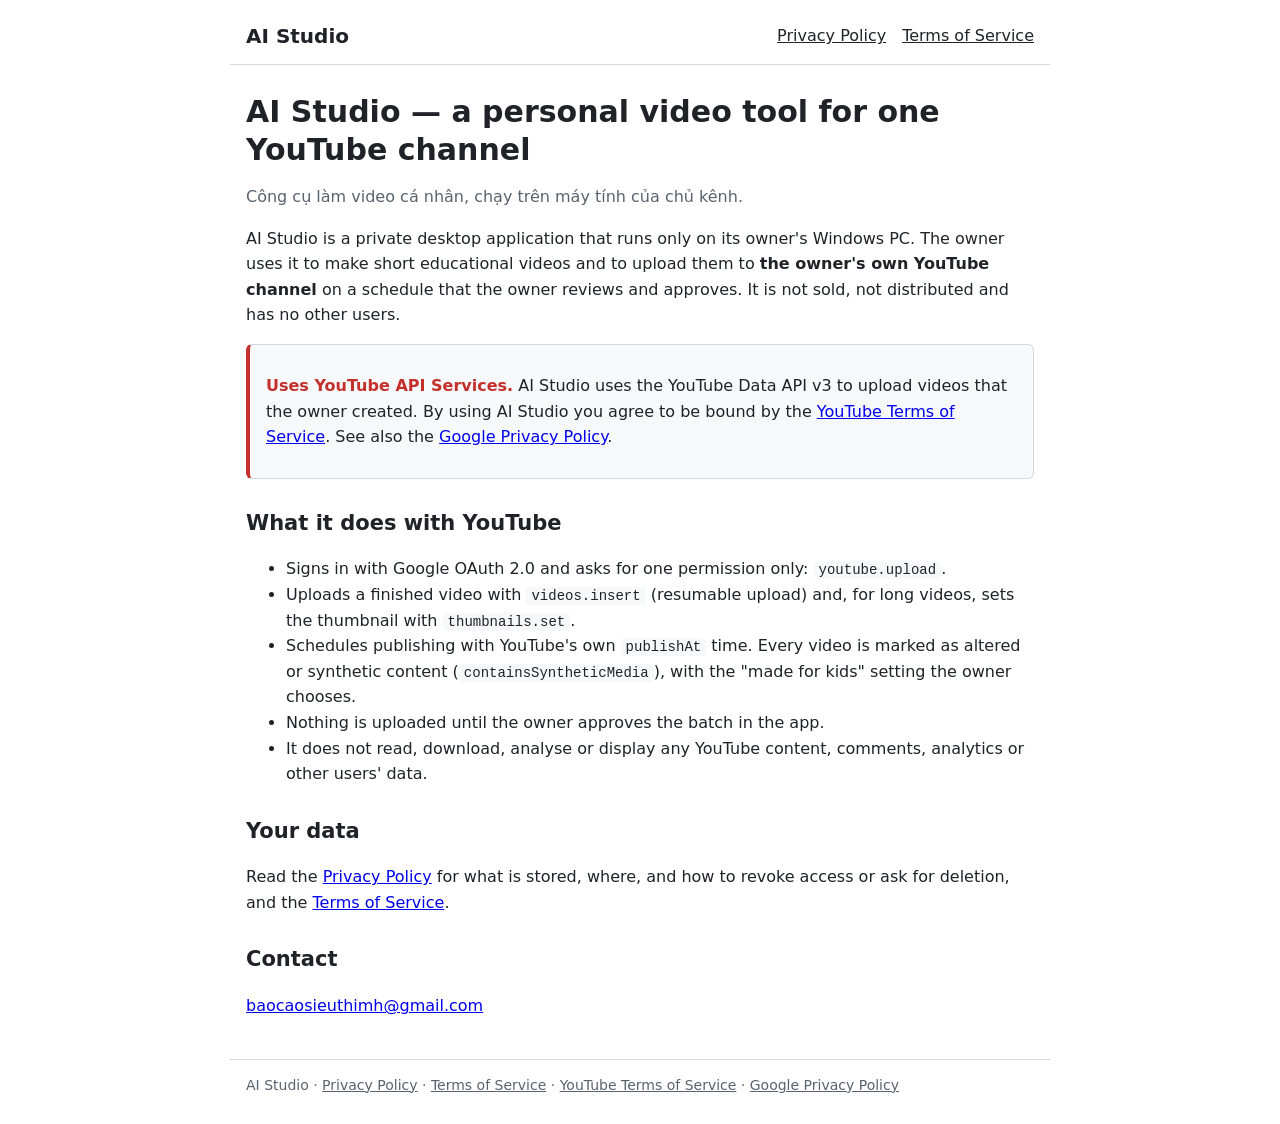
<file: index.html>
<!doctype html>
<html lang="en">
<head>
<meta charset="utf-8">
<meta name="viewport" content="width=device-width, initial-scale=1">
<title>AI Studio</title>
<link rel="stylesheet" href="style.css">
</head>
<body>
<header>
  <a class="brand" href="./">AI Studio</a>
  <nav><a href="privacy.html">Privacy Policy</a><a href="terms.html">Terms of Service</a></nav>
</header>
<main>
  <h1>AI Studio — a personal video tool for one YouTube channel</h1>
  <p class="muted">Công cụ làm video cá nhân, chạy trên máy tính của chủ kênh.</p>

  <p>AI Studio is a private desktop application that runs only on its owner's Windows PC. The owner uses it to make
  short educational videos and to upload them to <strong>the owner's own YouTube channel</strong> on a schedule
  that the owner reviews and approves. It is not sold, not distributed and has no other users.</p>

  <div class="yt">
    <p><strong>Uses YouTube API Services.</strong> AI Studio uses the YouTube Data API v3 to upload videos that the
    owner created. By using AI Studio you agree to be bound by the
    <a href="https://www.youtube.com/t/terms">YouTube Terms of Service</a>. See also the
    <a href="https://policies.google.com/privacy">Google Privacy Policy</a>.</p>
  </div>

  <h2>What it does with YouTube</h2>
  <ul>
    <li>Signs in with Google OAuth 2.0 and asks for one permission only: <code>youtube.upload</code>.</li>
    <li>Uploads a finished video with <code>videos.insert</code> (resumable upload) and, for long videos, sets the
      thumbnail with <code>thumbnails.set</code>.</li>
    <li>Schedules publishing with YouTube's own <code>publishAt</code> time. Every video is marked as altered or
      synthetic content (<code>containsSyntheticMedia</code>), with the "made for kids" setting the owner chooses.</li>
    <li>Nothing is uploaded until the owner approves the batch in the app.</li>
    <li>It does not read, download, analyse or display any YouTube content, comments, analytics or other users' data.</li>
  </ul>

  <h2>Your data</h2>
  <p>Read the <a href="privacy.html">Privacy Policy</a> for what is stored, where, and how to revoke access or ask
  for deletion, and the <a href="terms.html">Terms of Service</a>.</p>

  <h2>Contact</h2>
  <p><a href="mailto:baocaosieuthimh@gmail.com">baocaosieuthimh@gmail.com</a></p>
</main>
<footer>
  AI Studio · <a href="privacy.html">Privacy Policy</a> · <a href="terms.html">Terms of Service</a> ·
  <a href="https://www.youtube.com/t/terms">YouTube Terms of Service</a> ·
  <a href="https://policies.google.com/privacy">Google Privacy Policy</a>
</footer>
</body>
</html>
</file>
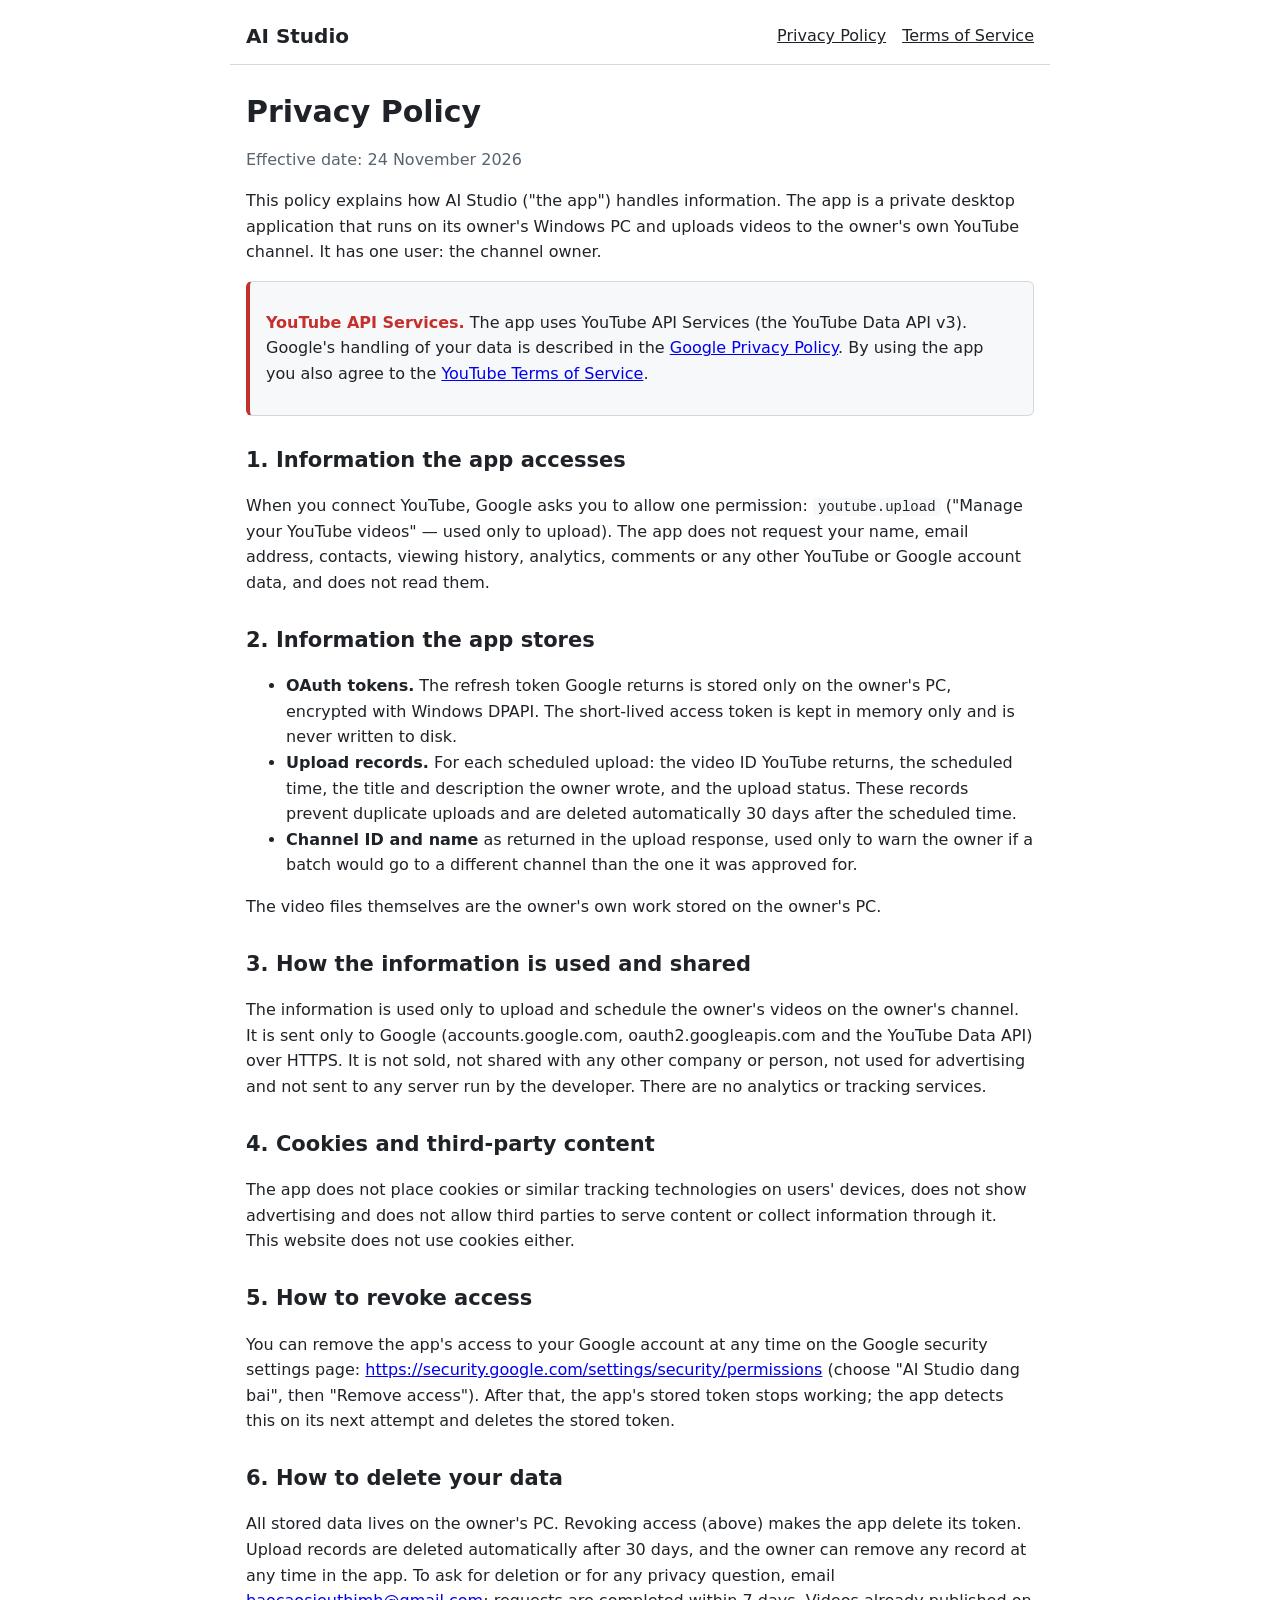
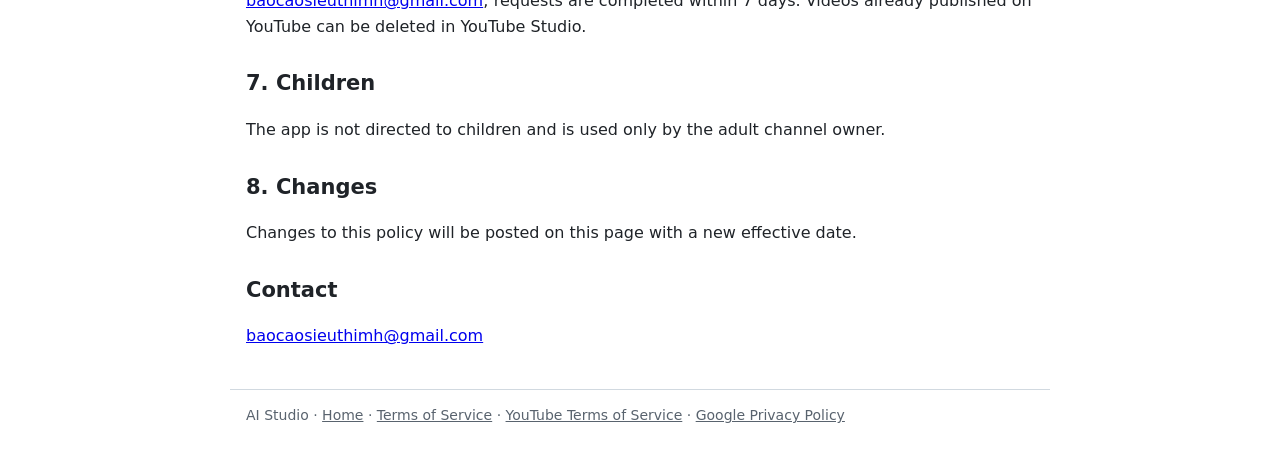
<file: privacy.html>
<!doctype html>
<html lang="en">
<head>
<meta charset="utf-8">
<meta name="viewport" content="width=device-width, initial-scale=1">
<title>AI Studio Privacy</title>
<link rel="stylesheet" href="style.css">
</head>
<body>
<header>
  <a class="brand" href="./">AI Studio</a>
  <nav><a href="privacy.html">Privacy Policy</a><a href="terms.html">Terms of Service</a></nav>
</header>
<main>
  <h1>Privacy Policy</h1>
  <p class="muted">Effective date: 24 November 2026</p>

  <p>This policy explains how AI Studio ("the app") handles information. The app is a private desktop
  application that runs on its owner's Windows PC and uploads videos to the owner's own YouTube channel.
  It has one user: the channel owner.</p>

  <div class="yt">
    <p><strong>YouTube API Services.</strong> The app uses YouTube API Services (the YouTube Data API v3).
    Google's handling of your data is described in the
    <a href="http://www.google.com/policies/privacy">Google Privacy Policy</a>. By using the app you also agree to the
    <a href="https://www.youtube.com/t/terms">YouTube Terms of Service</a>.</p>
  </div>

  <h2>1. Information the app accesses</h2>
  <p>When you connect YouTube, Google asks you to allow one permission: <code>youtube.upload</code> ("Manage your
  YouTube videos" — used only to upload). The app does not request your name, email address, contacts, viewing
  history, analytics, comments or any other YouTube or Google account data, and does not read them.</p>

  <h2>2. Information the app stores</h2>
  <ul>
    <li><strong>OAuth tokens.</strong> The refresh token Google returns is stored only on the owner's PC, encrypted
      with Windows DPAPI. The short-lived access token is kept in memory only and is never written to disk.</li>
    <li><strong>Upload records.</strong> For each scheduled upload: the video ID YouTube returns, the scheduled time,
      the title and description the owner wrote, and the upload status. These records prevent duplicate uploads and
      are deleted automatically 30 days after the scheduled time.</li>
    <li><strong>Channel ID and name</strong> as returned in the upload response, used only to warn the owner if a batch
      would go to a different channel than the one it was approved for.</li>
  </ul>
  <p>The video files themselves are the owner's own work stored on the owner's PC.</p>

  <h2>3. How the information is used and shared</h2>
  <p>The information is used only to upload and schedule the owner's videos on the owner's channel. It is sent only
  to Google (accounts.google.com, oauth2.googleapis.com and the YouTube Data API) over HTTPS. It is not sold, not
  shared with any other company or person, not used for advertising and not sent to any server run by the developer.
  There are no analytics or tracking services.</p>

  <h2>4. Cookies and third-party content</h2>
  <p>The app does not place cookies or similar tracking technologies on users' devices, does not show advertising
  and does not allow third parties to serve content or collect information through it. This website does not use
  cookies either.</p>

  <h2>5. How to revoke access</h2>
  <p>You can remove the app's access to your Google account at any time on the Google security settings page:
  <a href="https://security.google.com/settings/security/permissions">https://security.google.com/settings/security/permissions</a>
  (choose "AI Studio dang bai", then "Remove access"). After that, the app's stored token stops working; the app
  detects this on its next attempt and deletes the stored token.</p>

  <h2>6. How to delete your data</h2>
  <p>All stored data lives on the owner's PC. Revoking access (above) makes the app delete its token. Upload records
  are deleted automatically after 30 days, and the owner can remove any record at any time in the app.
  To ask for deletion or for any privacy question, email
  <a href="mailto:baocaosieuthimh@gmail.com">baocaosieuthimh@gmail.com</a>; requests are completed within 7 days.
  Videos already published on YouTube can be deleted in YouTube Studio.</p>

  <h2>7. Children</h2>
  <p>The app is not directed to children and is used only by the adult channel owner.</p>

  <h2>8. Changes</h2>
  <p>Changes to this policy will be posted on this page with a new effective date.</p>

  <h2>Contact</h2>
  <p><a href="mailto:baocaosieuthimh@gmail.com">baocaosieuthimh@gmail.com</a></p>
</main>
<footer>
  AI Studio · <a href="./">Home</a> · <a href="terms.html">Terms of Service</a> ·
  <a href="https://www.youtube.com/t/terms">YouTube Terms of Service</a> ·
  <a href="http://www.google.com/policies/privacy">Google Privacy Policy</a>
</footer>
</body>
</html>
</file>
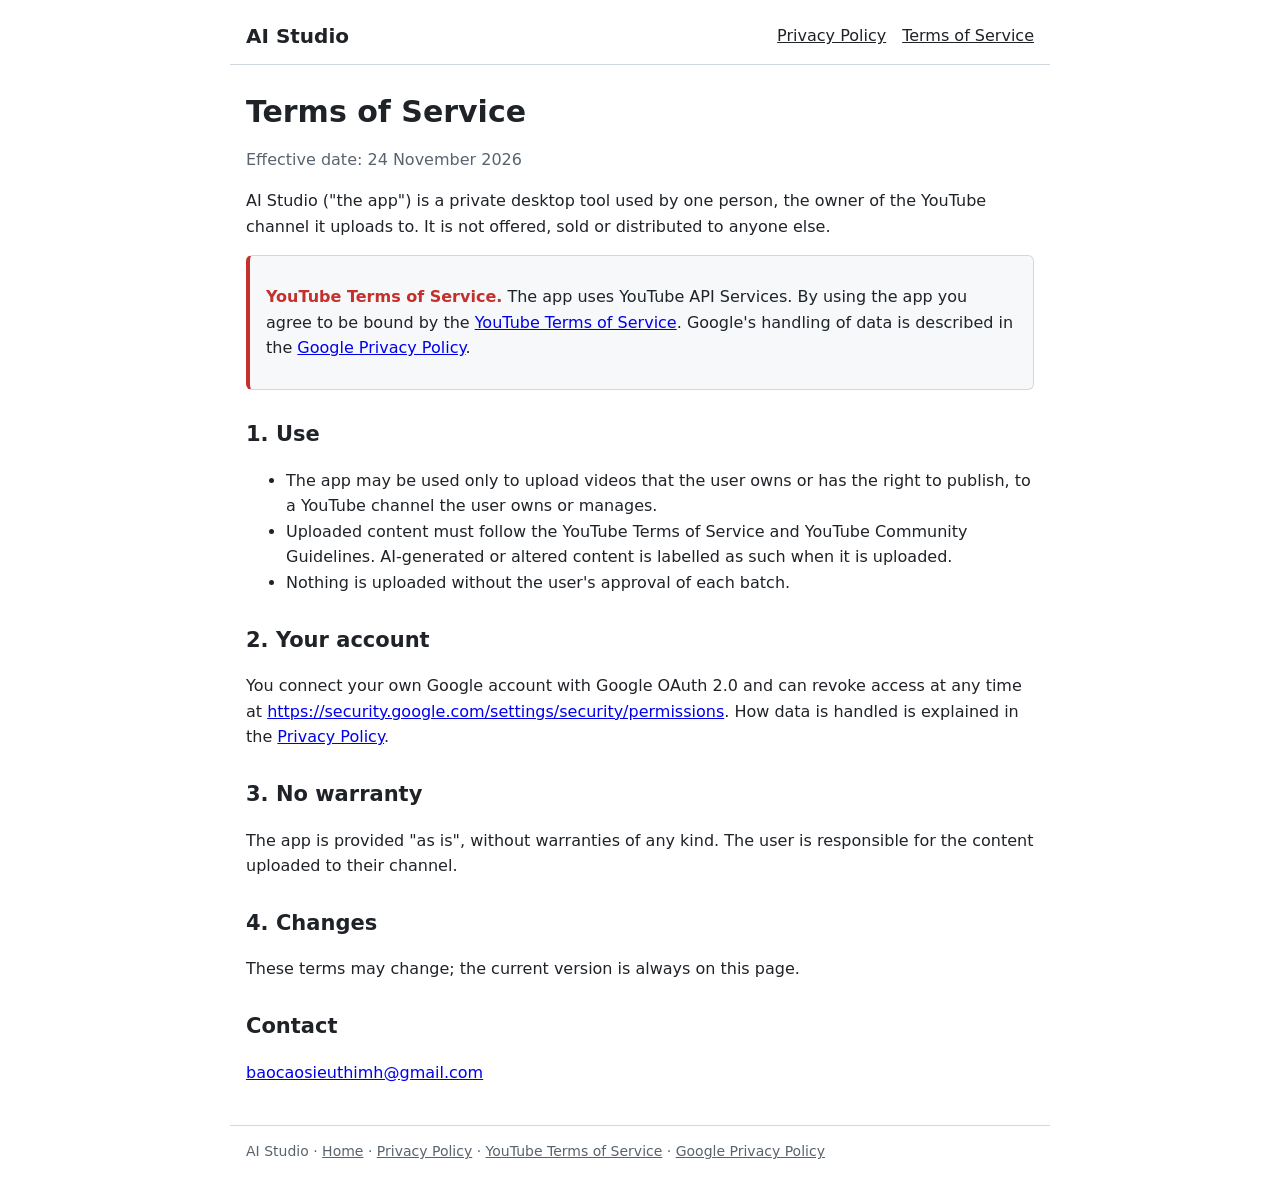
<file: terms.html>
<!doctype html>
<html lang="en">
<head>
<meta charset="utf-8">
<meta name="viewport" content="width=device-width, initial-scale=1">
<title>AI Studio Terms</title>
<link rel="stylesheet" href="style.css">
</head>
<body>
<header>
  <a class="brand" href="./">AI Studio</a>
  <nav><a href="privacy.html">Privacy Policy</a><a href="terms.html">Terms of Service</a></nav>
</header>
<main>
  <h1>Terms of Service</h1>
  <p class="muted">Effective date: 24 November 2026</p>

  <p>AI Studio ("the app") is a private desktop tool used by one person, the owner of the YouTube channel it uploads
  to. It is not offered, sold or distributed to anyone else.</p>

  <div class="yt">
    <p><strong>YouTube Terms of Service.</strong> The app uses YouTube API Services. By using the app you agree to be
    bound by the <a href="https://www.youtube.com/t/terms">YouTube Terms of Service</a>. Google's handling of data is
    described in the <a href="http://www.google.com/policies/privacy">Google Privacy Policy</a>.</p>
  </div>

  <h2>1. Use</h2>
  <ul>
    <li>The app may be used only to upload videos that the user owns or has the right to publish, to a YouTube
      channel the user owns or manages.</li>
    <li>Uploaded content must follow the YouTube Terms of Service and YouTube Community Guidelines. AI-generated or
      altered content is labelled as such when it is uploaded.</li>
    <li>Nothing is uploaded without the user's approval of each batch.</li>
  </ul>

  <h2>2. Your account</h2>
  <p>You connect your own Google account with Google OAuth 2.0 and can revoke access at any time at
  <a href="https://security.google.com/settings/security/permissions">https://security.google.com/settings/security/permissions</a>.
  How data is handled is explained in the <a href="privacy.html">Privacy Policy</a>.</p>

  <h2>3. No warranty</h2>
  <p>The app is provided "as is", without warranties of any kind. The user is responsible for the content uploaded
  to their channel.</p>

  <h2>4. Changes</h2>
  <p>These terms may change; the current version is always on this page.</p>

  <h2>Contact</h2>
  <p><a href="mailto:baocaosieuthimh@gmail.com">baocaosieuthimh@gmail.com</a></p>
</main>
<footer>
  AI Studio · <a href="./">Home</a> · <a href="privacy.html">Privacy Policy</a> ·
  <a href="https://www.youtube.com/t/terms">YouTube Terms of Service</a> ·
  <a href="http://www.google.com/policies/privacy">Google Privacy Policy</a>
</footer>
</body>
</html>
</file>
<file: style.css>
:root { --bg: #ffffff; --fg: #1f2328; --muted: #59636e; --line: #d1d9e0; --accent: #c4302b; --card: #f6f8fa; }
* { box-sizing: border-box; }
body { margin: 0; background: var(--bg); color: var(--fg); font: 16px/1.6 system-ui, -apple-system, "Segoe UI", Roboto, sans-serif; }
header, main, footer { max-width: 820px; margin: 0 auto; padding: 0 16px; }
header { display: flex; flex-wrap: wrap; align-items: center; justify-content: space-between; gap: 8px; padding-top: 20px; padding-bottom: 12px; border-bottom: 1px solid var(--line); }
.brand { font-weight: 700; font-size: 20px; color: var(--fg); text-decoration: none; }
nav a { margin-left: 16px; color: var(--fg); }
h1 { font-size: 30px; line-height: 1.25; margin: 28px 0 8px; }
h2 { font-size: 21px; margin: 28px 0 6px; }
p, li { color: var(--fg); }
.muted { color: var(--muted); }
.yt { border: 1px solid var(--line); border-left: 4px solid var(--accent); background: var(--card); padding: 12px 16px; border-radius: 6px; }
.yt strong { color: var(--accent); }
code { background: var(--card); padding: 1px 5px; border-radius: 4px; font-size: 14px; }
footer { margin-top: 40px; padding-top: 14px; padding-bottom: 28px; border-top: 1px solid var(--line); color: var(--muted); font-size: 14px; }
footer a { color: var(--muted); }
</file>
